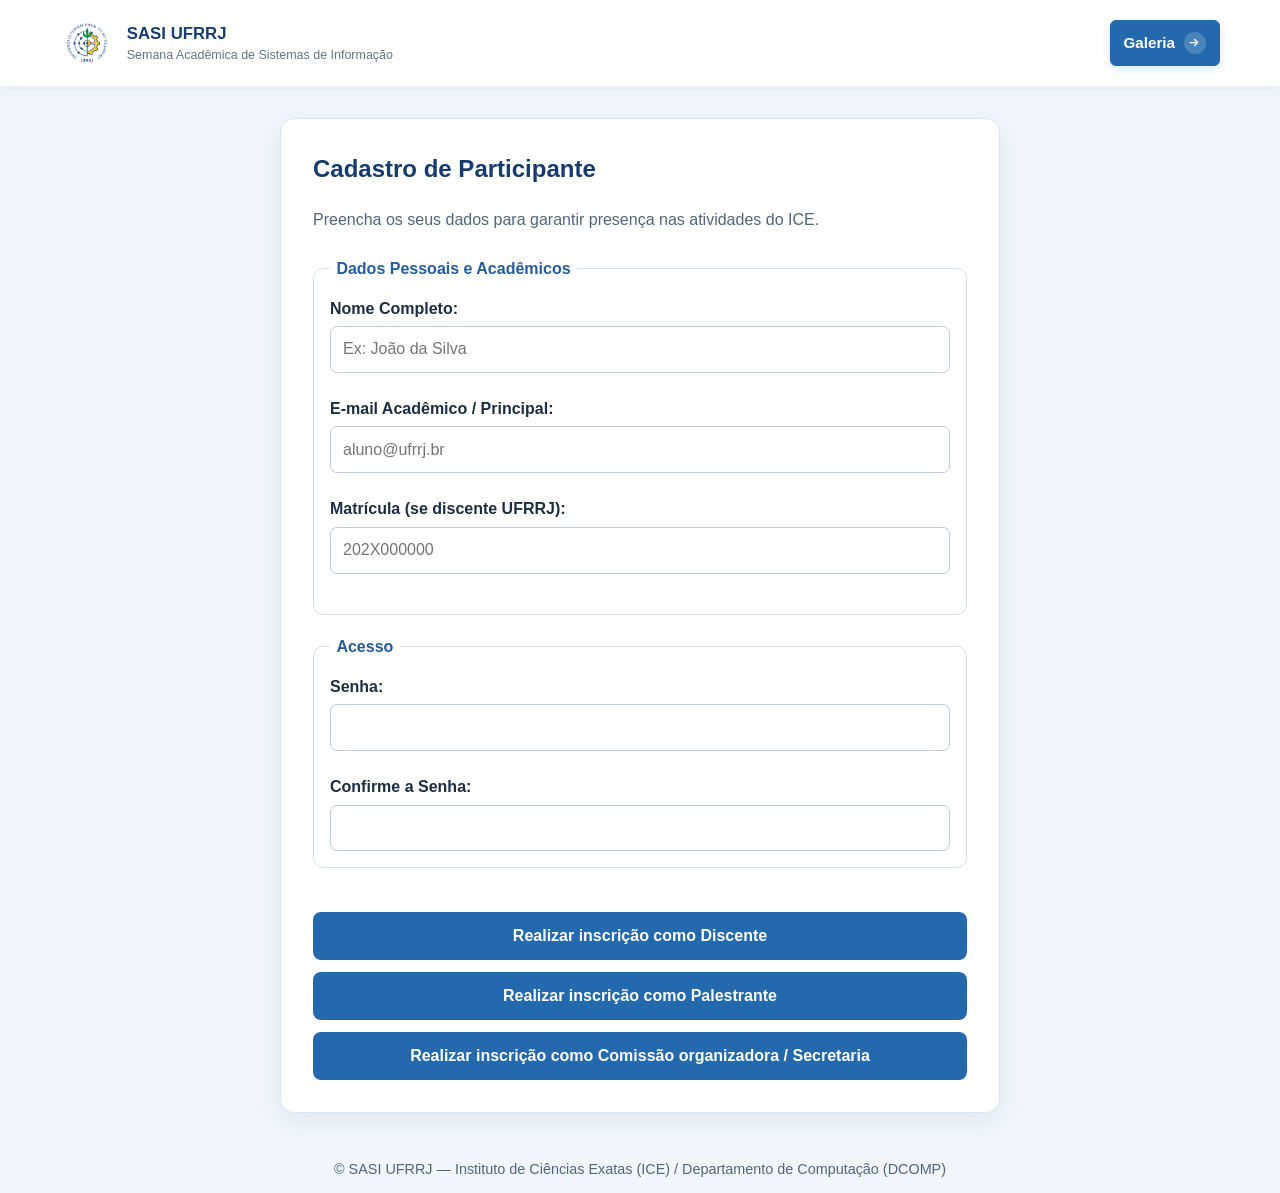
<file: index.html>
<!DOCTYPE html>
<html lang="pt-br">
	<head>
		<meta charset="UTF-8">
		<meta name="viewport" content="width=device-width, initial-scale=1.0">
		<title>SASI UFRRJ</title>
		<link rel="icon" type="image/png" href="imagens/rural_logo.png">
		<link rel="stylesheet" href="css/base.css">
		<link rel="stylesheet" href="css/telaLoguin.css">
	</head>
	<body>
		<header>
			<a class="brand" href="html/telaGaleria.html" aria-label="SASI UFRRJ — abrir galeria">
				<img class="logo" src="imagens/rural_logo.png" alt="">
				<span>
					<strong>SASI UFRRJ</strong>
					<small>Semana Acadêmica de Sistemas de Informação</small>
				</span>
			</a>
			<nav aria-label="Navegação principal">
				<a class="gallery-link" href="html/telaGaleria.html">
					Galeria
					<span aria-hidden="true">
						<svg viewBox="0 0 20 20" focusable="false">
							<path d="M4 10h10m-4-4 4 4-4 4"></path>
						</svg>
					</span>
				</a>
			</nav>
		</header>

		<main>
			<section>
				<h1>Cadastro de Participante</h1>
				<p>Preencha os seus dados para garantir presença nas atividades do ICE.</p>

				<form action="#" method="get">
					<fieldset>
						<legend>Dados Pessoais e Acadêmicos</legend>

						<label for="nome">Nome Completo:</label><br>
						<input type="text" id="nome" placeholder="Ex: João da Silva" required><br><br>

						<label for="email">E-mail Acadêmico / Principal:</label><br>
						<input type="email" id="email" placeholder="aluno@ufrrj.br" required><br><br>

						<label for="matricula">Matrícula (se discente UFRRJ):</label><br>
						<input type="text" id="matricula" placeholder="202X000000"><br><br>
					</fieldset>

					<fieldset>
						<legend>Acesso</legend>
						<label for="senha">Senha:</label><br>
						<input type="password" id="senha" required><br><br>

						<label for="confirma_senha">Confirme a Senha:</label><br>
						<input type="password" id="confirma_senha" required>
					</fieldset>

					<br>
					<div class="botoes-inscricao">
						<button type="submit" formaction="html/telaDiscente.html" formmethod="get">Realizar inscrição como Discente</button>
						<button type="submit" formaction="html/telaPalestrante.html" formmethod="get">Realizar inscrição como Palestrante</button>
						<button type="submit" formaction="html/telaOrganizacao.html" formmethod="get">Realizar inscrição como Comissão organizadora / Secretaria</button>
					</div>
				</form>
			</section>
		</main>

		<footer>
			<p>&copy; SASI UFRRJ — Instituto de Ciências Exatas (ICE) / Departamento de Computação (DCOMP)</p>
		</footer>
	</body>
</html>
</file>
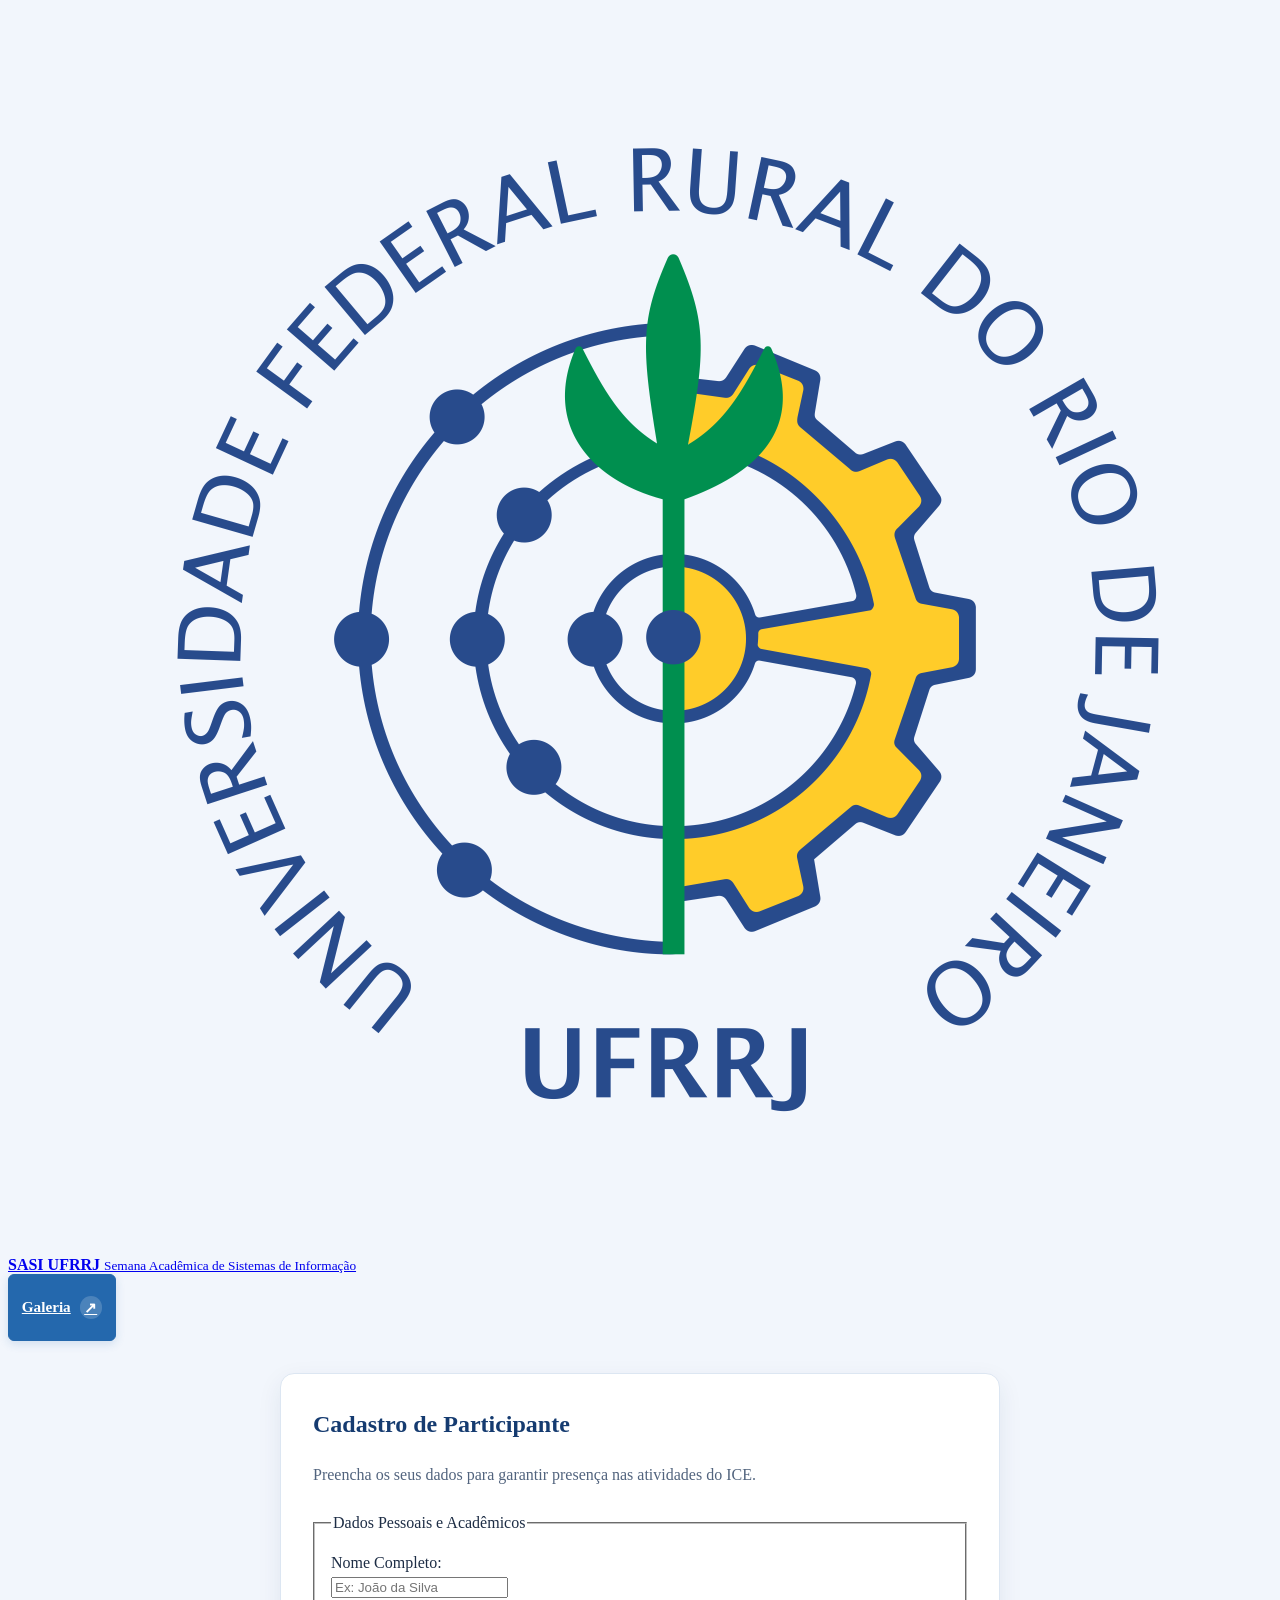
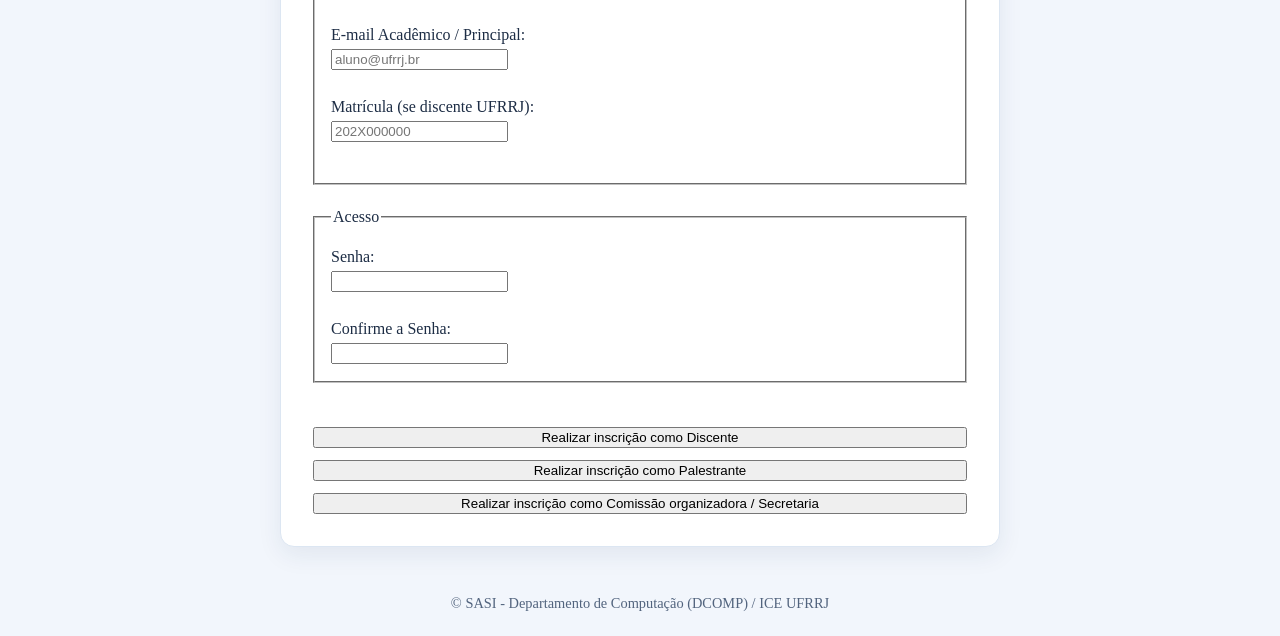
<file: telaLogin.html>
<!DOCTYPE html>
<html lang="pt-br">
<head>
    <meta charset="UTF-8">
    <meta name="viewport" content="width=device-width, initial-scale=1.0">
    <title>SASI UFRRJ</title>
    <link rel="stylesheet" href="../css/telaLoguin.css">
</head>
<body>
    <header>
      <a class="brand" href="telaGaleria.html" aria-label="SASI UFRRJ — abrir galeria">
        <img class="logo" src="../imagens/rural_logo.png" alt="">
        <span>
          <strong>SASI UFRRJ</strong>
          <small>Semana Acadêmica de Sistemas de Informação</small>
        </span>
      </a>
        <nav aria-label="Navegação principal">
          <a class="gallery-link" href="telaGaleria.html">
            Galeria
            <span aria-hidden="true">↗</span>
          </a>
      </nav>
    </header>

<main>
  <section>
    <h1>Cadastro de Participante</h1>
    <p>Preencha os seus dados para garantir presença nas atividades do ICE.</p>
    
    <form action="#" method="get">
      <fieldset>
        <legend>Dados Pessoais e Acadêmicos</legend>
        
        <label for="nome">Nome Completo:</label><br>
        <input type="text" id="nome" placeholder="Ex: João da Silva" required><br><br>

        <label for="email">E-mail Acadêmico / Principal:</label><br>
        <input type="email" id="email" placeholder="aluno@ufrrj.br" required><br><br>

        <label for="matricula">Matrícula (se discente UFRRJ):</label><br>
        <input type="text" id="matricula" placeholder="202X000000"><br><br>
      </fieldset>

      <fieldset>
        <legend>Acesso</legend>
        <label for="senha">Senha:</label><br>
        <input type="password" id="senha" required><br><br>
        
        <label for="confirma_senha">Confirme a Senha:</label><br>
        <input type="password" id="confirma_senha" required>
      </fieldset>

      <br>
      <div class="botoes-inscricao">
        <button type="submit" formaction="telaDiscente.html" formmethod="get">Realizar inscrição como Discente</button>
        <button type="submit" formaction="telaPalestrante.html" formmethod="get">Realizar inscrição como Palestrante</button>
        <button type="submit" formaction="telaOrganização.html" formmethod="get">Realizar inscrição como Comissão organizadora / Secretaria</button>
      </div>
    </form>
  </section>
</main>

<footer>
  <p>&copy; SASI - Departamento de Computação (DCOMP) / ICE UFRRJ</p>
</footer>
</body>
</html>
</file>
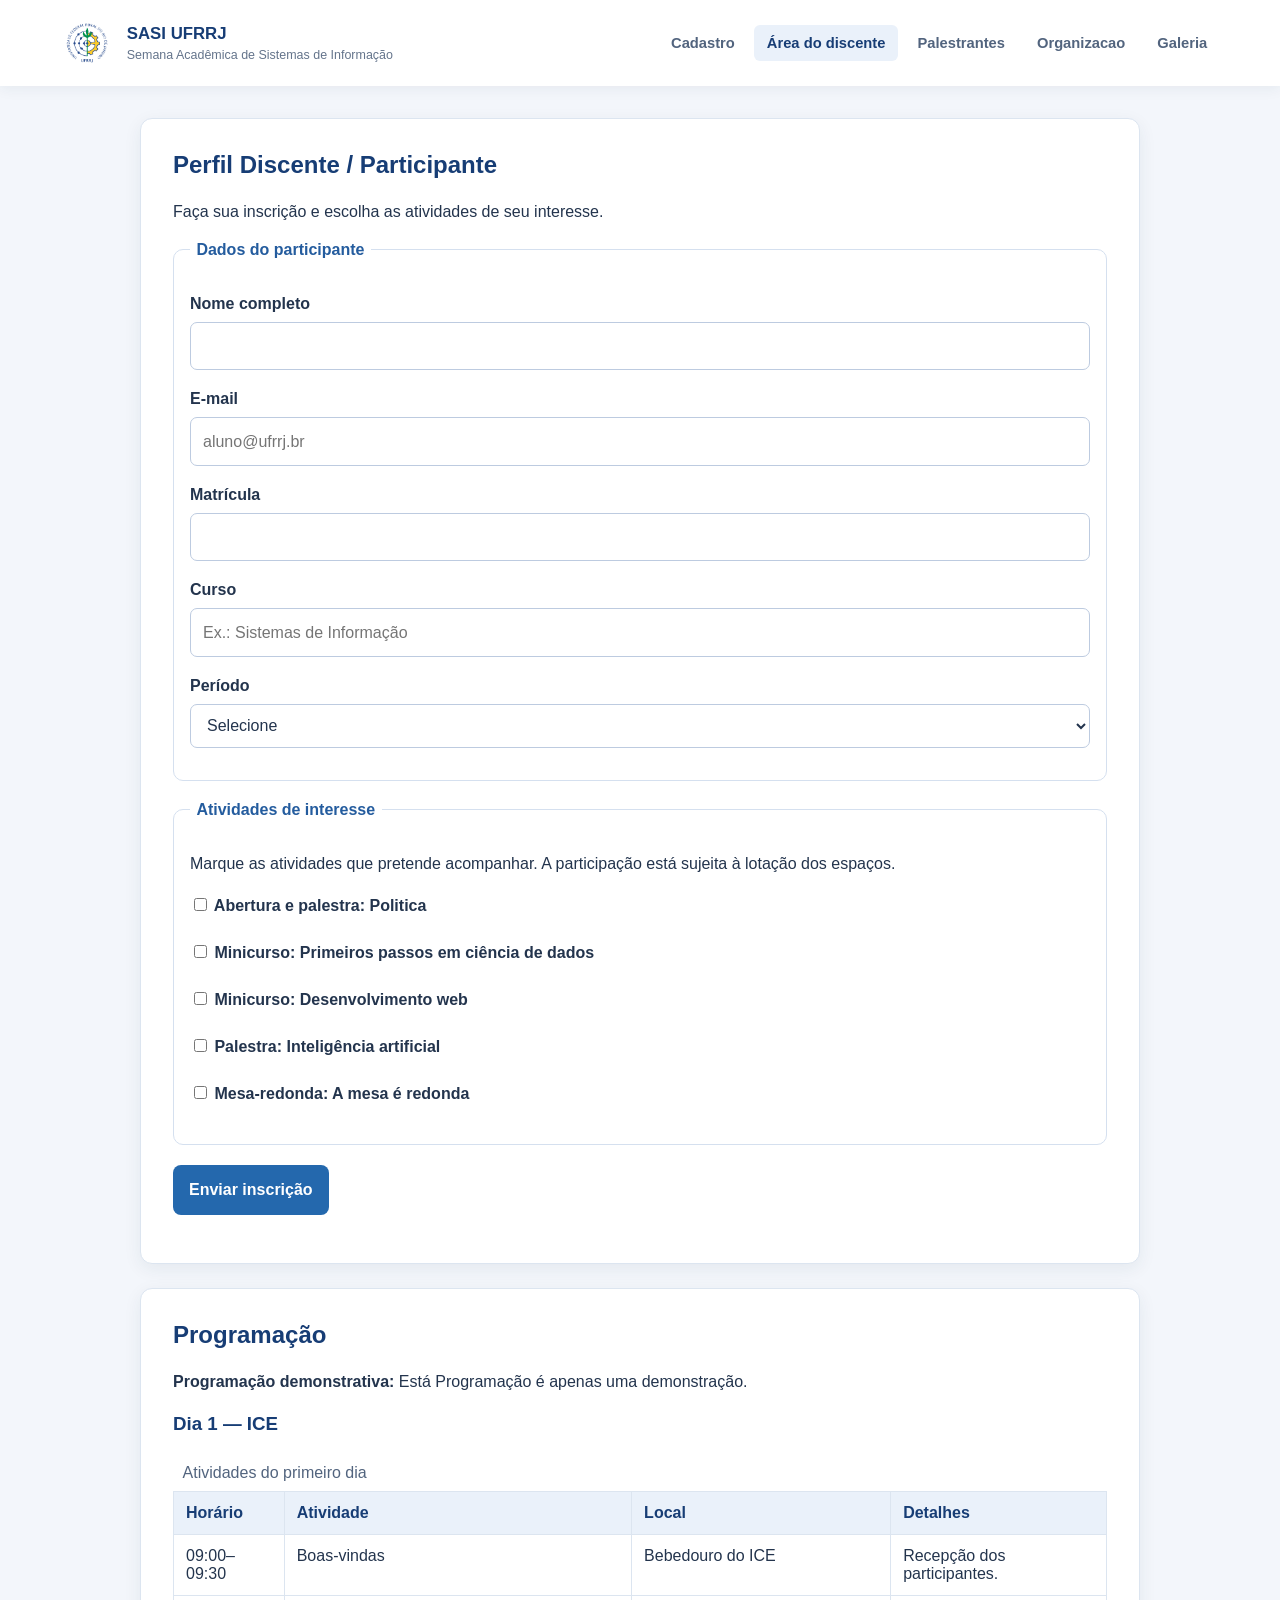
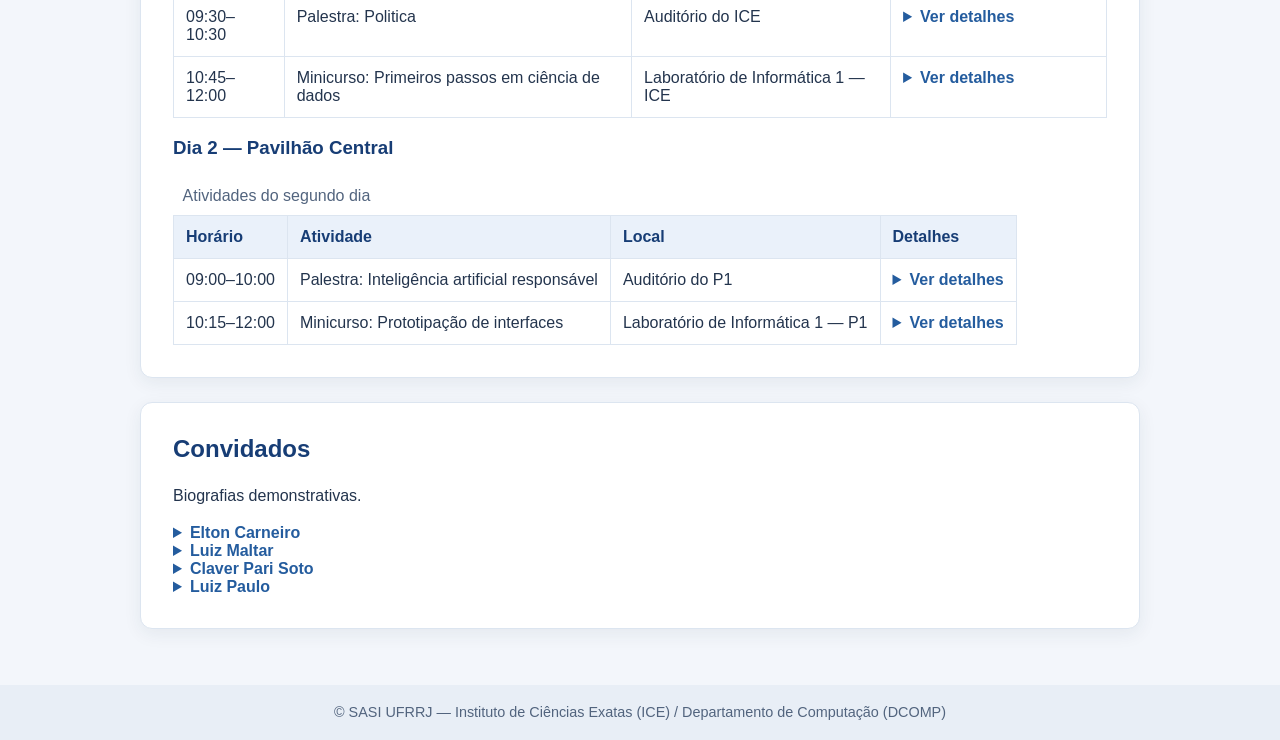
<file: html/telaDiscente.html>
<!DOCTYPE html>
<html lang="pt-br">
	<head>
		<meta charset="UTF-8">
		<meta name="viewport" content="width=device-width, initial-scale=1.0">
		<title>Área do Discente | SASI UFRRJ</title>
		<link rel="icon" type="image/png" href="../imagens/rural_logo.png">
		<link rel="stylesheet" href="../css/base.css">
		<link rel="stylesheet" href="../css/telaDiscente.css">
	</head>
	<body>
		<header>
			<a class="brand" href="telaGaleria.html" aria-label="SASI UFRRJ — abrir galeria">
				<img class="logo" src="../imagens/rural_logo.png" alt="">
				<span>
					<strong>SASI UFRRJ</strong>
					<small>Semana Acadêmica de Sistemas de Informação</small>
				</span>
			</a>
			<nav aria-label="Navegação principal">
				<a href="../index.html">Cadastro</a>
				<a class="active" href="telaDiscente.html" aria-current="page">Área do discente</a>
				<a href="telaPalestrante.html">Palestrantes</a>
				<a href="telaOrganizacao.html">Organizacao</a>
				<a href="telaGaleria.html">Galeria</a>
			</nav>
		</header>

		<main>
			<section id="inscricao">
				<h1>Perfil Discente / Participante</h1>
				<p>Faça sua inscrição e escolha as atividades de seu interesse.</p>

				<form action="#" method="post">
					<fieldset>
						<legend>Dados do participante</legend>

						<p>
							<label for="nome">Nome completo</label><br>
							<input type="text" id="nome" name="nome" autocomplete="name" required>
						</p>
						<p>
							<label for="email">E-mail</label><br>
							<input type="email" id="email" name="email" autocomplete="email" placeholder="aluno@ufrrj.br" required>
						</p>
						<p>
							<label for="matricula">Matrícula</label><br>
							<input type="text" id="matricula" name="matricula" autocomplete="off" required>
						</p>
						<p>
							<label for="curso">Curso</label><br>
							<input type="text" id="curso" name="curso" placeholder="Ex.: Sistemas de Informação" required>
						</p>
						<p>
							<label for="periodo">Período</label><br>
							<select id="periodo" name="periodo" required>
								<option value="">Selecione</option>
								<option>1º período</option>
								<option>2º período</option>
								<option>3º período</option>
								<option>4º período</option>
								<option>5º período</option>
								<option>6º período</option>
								<option>7º período</option>
								<option>8º período</option>
								<option>9º período</option>
								<option>10º período</option>
								<option>Outro</option>
							</select>
						</p>
					</fieldset>

					<fieldset>
						<legend>Atividades de interesse</legend>
						<p>Marque as atividades que pretende acompanhar. A participação está sujeita à lotação dos espaços.</p>
						<p><label><input type="checkbox" name="atividades" value="abertura"> Abertura e palestra: Politica</label></p>
						<p><label><input type="checkbox" name="atividades" value="dados"> Minicurso: Primeiros passos em ciência de dados</label></p>
						<p><label><input type="checkbox" name="atividades" value="web"> Minicurso: Desenvolvimento web</label></p>
						<p><label><input type="checkbox" name="atividades" value="ia"> Palestra: Inteligência artificial</label></p>
						<p><label><input type="checkbox" name="atividades" value="carreira"> Mesa-redonda: A mesa é redonda</label></p>
					</fieldset>

					<p><button type="submit">Enviar inscrição</button></p>
				</form>
			</section>

			<section id="programacao">
				<h2>Programação</h2>
				<p><strong>Programação demonstrativa:</strong> Está Programação é apenas uma demonstração.</p>

				<h3>Dia 1 — ICE</h3>
				<table>
					<caption>Atividades do primeiro dia</caption>
					<thead>
						<tr>
							<th scope="col">Horário</th>
							<th scope="col">Atividade</th>
							<th scope="col">Local</th>
							<th scope="col">Detalhes</th>
						</tr>
					</thead>
					<tbody>
						<tr>
							<td>09:00–09:30</td>
							<td>Boas-vindas</td>
							<td>Bebedouro do ICE</td>
							<td>Recepção dos participantes.</td>
						</tr>
						<tr>
							<td>09:30–10:30</td>
							<td>Palestra: Politica</td>
							<td>Auditório do ICE</td>
							<td><details><summary>Ver detalhes</summary><p>Uma conversa sobre impactos sociais da politica no Brasil Participação de Luiz Paulo.</p></details></td>
						</tr>
						<tr>
							<td>10:45–12:00</td>
							<td>Minicurso: Primeiros passos em ciência de dados</td>
							<td>Laboratório de Informática 1 — ICE</td>
							<td><details><summary>Ver detalhes</summary><p>Introdução a ciência de dados. Participação de Luiz Maltar.</p></details></td>
						</tr>
					</tbody>
				</table>

				<h3>Dia 2 — Pavilhão Central</h3>
				<table>
					<caption>Atividades do segundo dia</caption>
					<thead>
						<tr>
							<th scope="col">Horário</th>
							<th scope="col">Atividade</th>
							<th scope="col">Local</th>
							<th scope="col">Detalhes</th>
						</tr>
					</thead>
					<tbody>
						<tr>
							<td>09:00–10:00</td>
							<td>Palestra: Inteligência artificial responsável</td>
							<td>Auditório do P1</td>
							<td><details><summary>Ver detalhes</summary><p>Princípios de transparência, privacidade e responsabilidade no desenvolvimento de soluções com inteligência artificial. Participação de Claver Pari Soto.</p></details></td>
						</tr>
						<tr>
							<td>10:15–12:00</td>
							<td>Minicurso: Prototipação de interfaces</td>
							<td>Laboratório de Informática 1 — P1</td>
							<td><details><summary>Ver detalhes</summary><p>Aprenda a criar seu primeiro site. Participação de Elton Carneiro.</p></details></td>
						</tr>
					</tbody>
				</table>
			</section>

			<section id="convidados">
				<h2>Convidados</h2>
				<p>Biografias demonstrativas.</p>
				<details>
					<summary>Elton Carneiro</summary>
					<p>Especialista em Telas.</p>
				</details>
				<details>
					<summary>Luiz Maltar</summary>
					<p>Especialista em Assembly.</p>
				</details>
				<details>
					<summary>Claver Pari Soto</summary>
					<p>Especialista em Inteligência Artificial.</p>
				</details>
				<details>
					<summary>Luiz Paulo</summary>
					<p>Especialista em Web Design.</p>
				</details>
			</section>
		</main>

		<footer>
			<p>&copy; SASI UFRRJ — Instituto de Ciências Exatas (ICE) / Departamento de Computação (DCOMP)</p>
		</footer>
	</body>
</html>
</file>
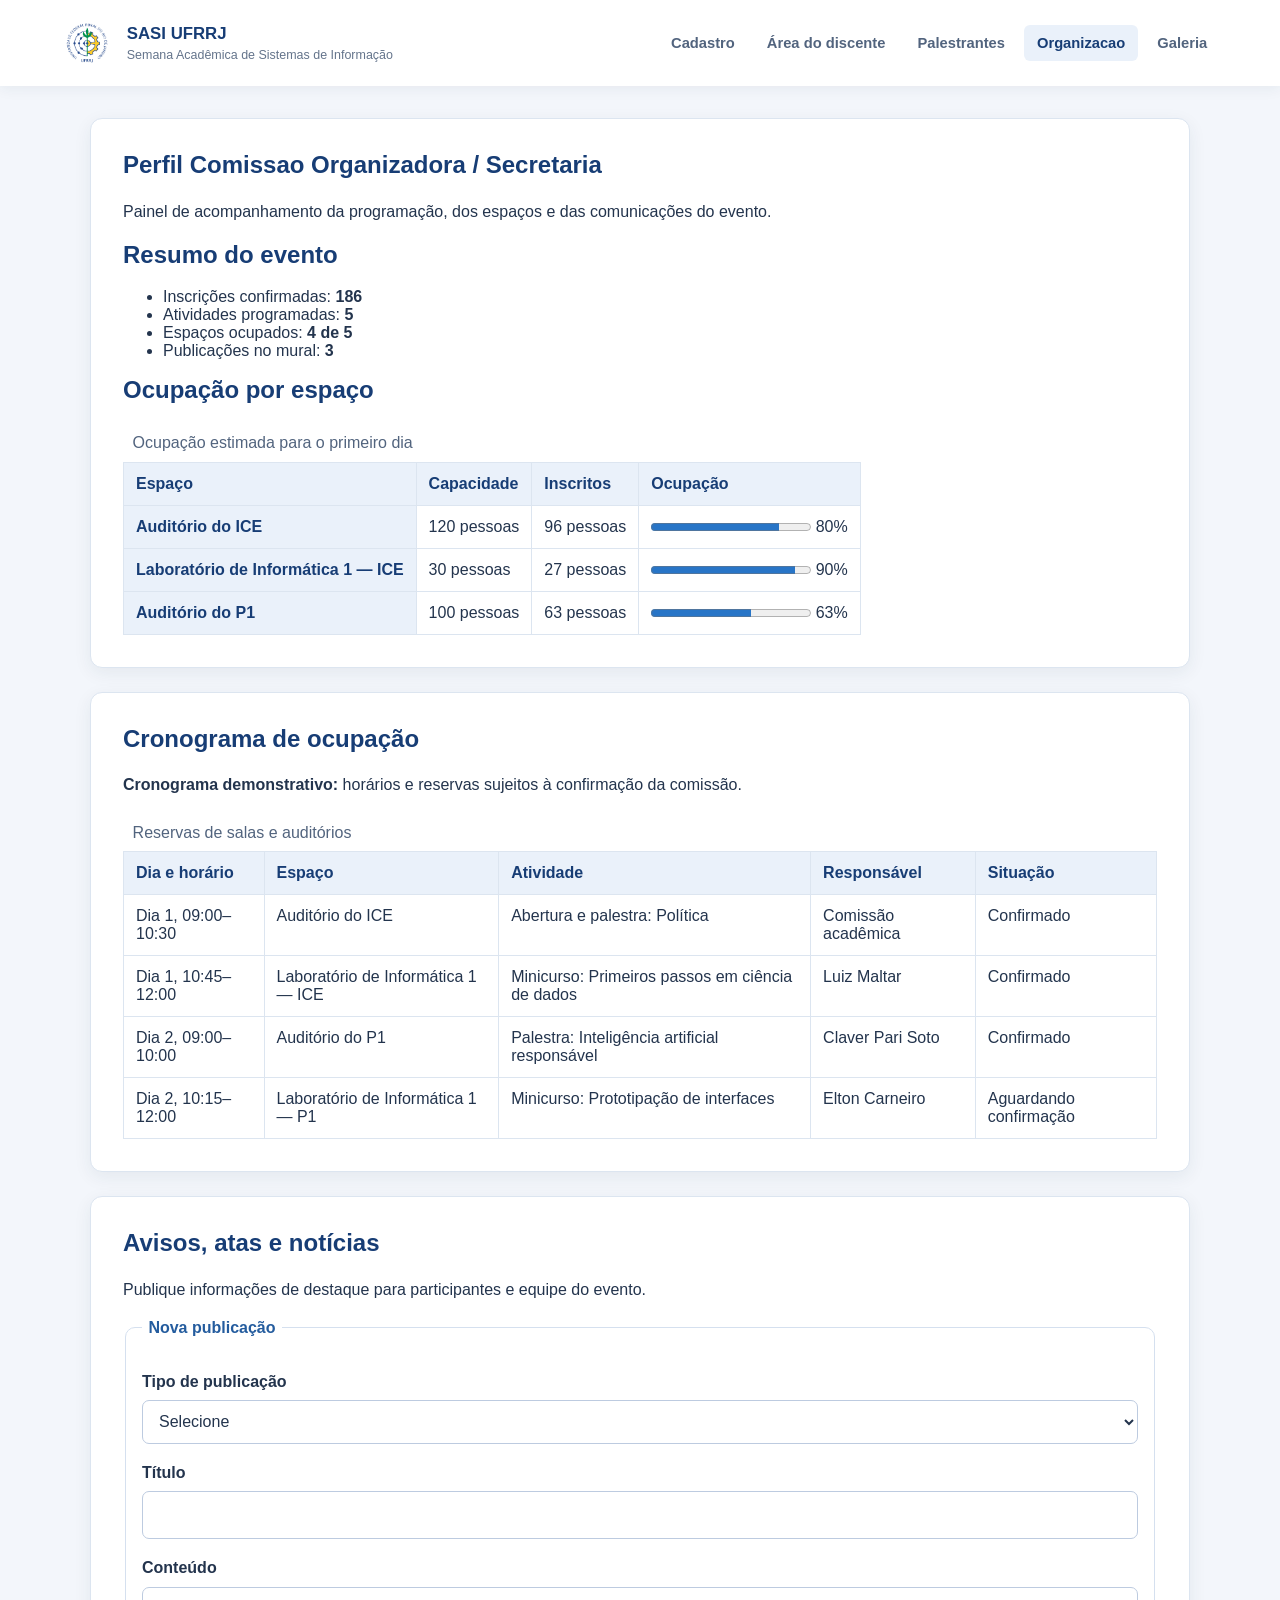
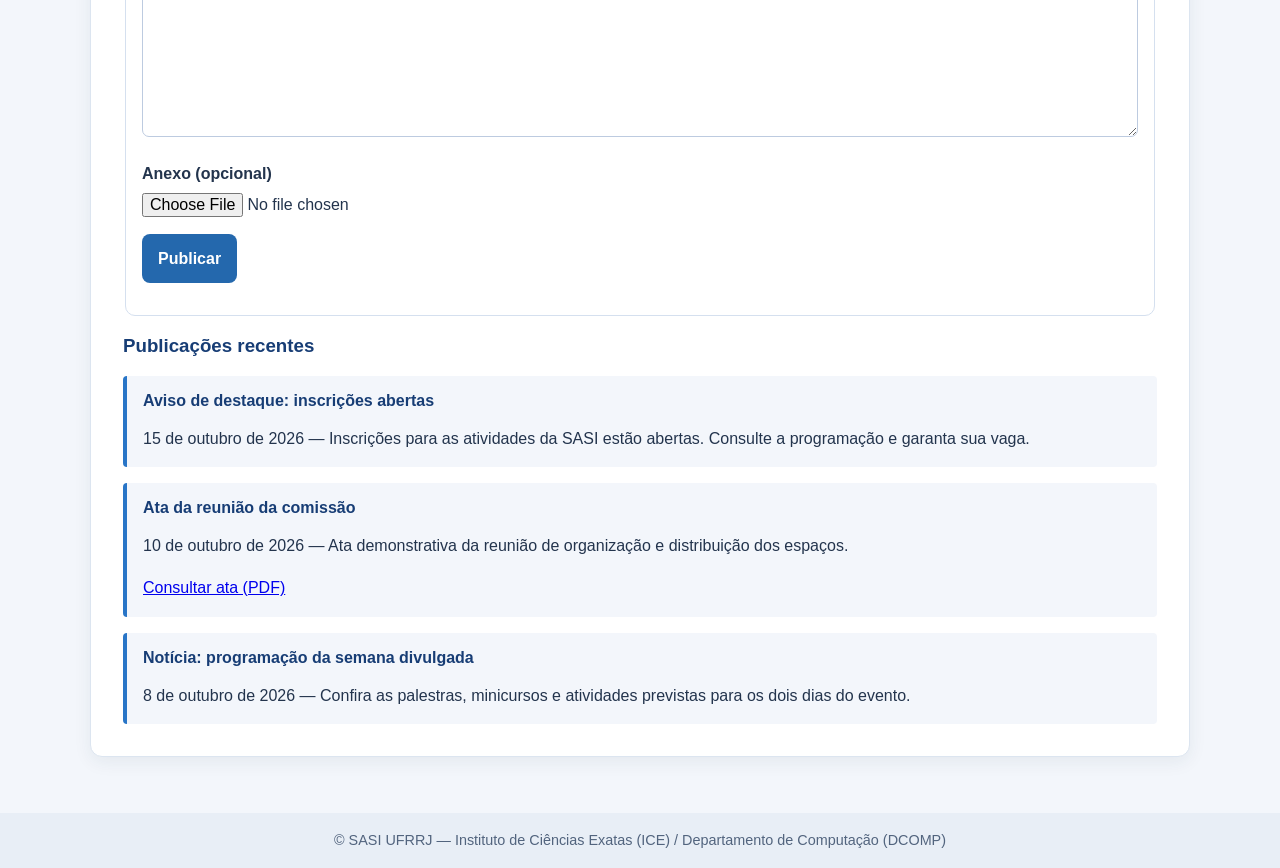
<file: html/telaOrganizacao.html>
<!DOCTYPE html>
<html lang="pt-br">
	<head>
		<meta charset="UTF-8">
		<meta name="viewport" content="width=device-width, initial-scale=1.0">
		<title>Painel da Organizacao | SASI UFRRJ</title>
		<link rel="icon" type="image/png" href="../imagens/rural_logo.png">
		<link rel="stylesheet" href="../css/base.css">
		<link rel="stylesheet" href="../css/telaOrganizacao.css">
	</head>
	<body>
		<header>
			<a class="brand" href="telaGaleria.html" aria-label="SASI UFRRJ — abrir galeria">
				<img class="logo" src="../imagens/rural_logo.png" alt="">
				<span>
					<strong>SASI UFRRJ</strong>
					<small>Semana Acadêmica de Sistemas de Informação</small>
				</span>
			</a>
			<nav aria-label="Navegação principal">
				<a href="../index.html">Cadastro</a>
				<a href="telaDiscente.html">Área do discente</a>
				<a href="telaPalestrante.html">Palestrantes</a>
				<a class="active" href="telaOrganizacao.html" aria-current="page">Organizacao</a>
				<a href="telaGaleria.html">Galeria</a>
			</nav>
		</header>

		<main>
			<section id="relatorios">
				<h1>Perfil Comissao Organizadora / Secretaria</h1>
				<p>Painel de acompanhamento da programação, dos espaços e das comunicações do evento.</p>

				<h2>Resumo do evento</h2>
				<ul>
					<li>Inscrições confirmadas: <strong>186</strong></li>
					<li>Atividades programadas: <strong>5</strong></li>
					<li>Espaços ocupados: <strong>4 de 5</strong></li>
					<li>Publicações no mural: <strong>3</strong></li>
				</ul>

				<h2>Ocupação por espaço</h2>
				<table>
					<caption>Ocupação estimada para o primeiro dia</caption>
					<thead>
						<tr>
							<th scope="col">Espaço</th>
							<th scope="col">Capacidade</th>
							<th scope="col">Inscritos</th>
							<th scope="col">Ocupação</th>
						</tr>
					</thead>
					<tbody>
						<tr>
							<th scope="row">Auditório do ICE</th>
							<td>120 pessoas</td>
							<td>96 pessoas</td>
							<td><progress value="80" max="100">80%</progress> 80%</td>
						</tr>
						<tr>
							<th scope="row">Laboratório de Informática 1 — ICE</th>
							<td>30 pessoas</td>
							<td>27 pessoas</td>
							<td><progress value="90" max="100">90%</progress> 90%</td>
						</tr>
						<tr>
							<th scope="row">Auditório do P1</th>
							<td>100 pessoas</td>
							<td>63 pessoas</td>
							<td><progress value="63" max="100">63%</progress> 63%</td>
						</tr>
					</tbody>
				</table>
			</section>

			<section id="ocupacao">
				<h2>Cronograma de ocupação</h2>
				<p><strong>Cronograma demonstrativo:</strong> horários e reservas sujeitos à confirmação da comissão.</p>
				<table>
					<caption>Reservas de salas e auditórios</caption>
					<thead>
						<tr>
							<th scope="col">Dia e horário</th>
							<th scope="col">Espaço</th>
							<th scope="col">Atividade</th>
							<th scope="col">Responsável</th>
							<th scope="col">Situação</th>
						</tr>
					</thead>
					<tbody>
						<tr>
							<td>Dia 1, 09:00–10:30</td>
							<td>Auditório do ICE</td>
							<td>Abertura e palestra: Política</td>
							<td>Comissão acadêmica</td>
							<td>Confirmado</td>
						</tr>
						<tr>
							<td>Dia 1, 10:45–12:00</td>
							<td>Laboratório de Informática 1 — ICE</td>
							<td>Minicurso: Primeiros passos em ciência de dados</td>
							<td>Luiz Maltar</td>
							<td>Confirmado</td>
						</tr>
						<tr>
							<td>Dia 2, 09:00–10:00</td>
							<td>Auditório do P1</td>
							<td>Palestra: Inteligência artificial responsável</td>
							<td>Claver Pari Soto</td>
							<td>Confirmado</td>
						</tr>
						<tr>
							<td>Dia 2, 10:15–12:00</td>
							<td>Laboratório de Informática 1 — P1</td>
							<td>Minicurso: Prototipação de interfaces</td>
							<td>Elton Carneiro</td>
							<td>Aguardando confirmação</td>
						</tr>
					</tbody>
				</table>
			</section>

			<section id="publicacoes">
				<h2>Avisos, atas e notícias</h2>
				<p>Publique informações de destaque para participantes e equipe do evento.</p>

				<form action="#" method="post" enctype="multipart/form-data">
					<fieldset>
						<legend>Nova publicação</legend>
						<p>
							<label for="tipo_publicacao">Tipo de publicação</label><br>
							<select id="tipo_publicacao" name="tipo_publicacao" required>
								<option value="">Selecione</option>
								<option value="aviso">Aviso de destaque</option>
								<option value="ata">Ata</option>
								<option value="noticia">Notícia do evento</option>
							</select>
						</p>
						<p>
							<label for="titulo_publicacao">Título</label><br>
							<input type="text" id="titulo_publicacao" name="titulo" maxlength="120" required>
						</p>
						<p>
							<label for="conteudo_publicacao">Conteúdo</label><br>
							<textarea id="conteudo_publicacao" name="conteudo" rows="5" required></textarea>
						</p>
						<p>
							<label for="anexo_publicacao">Anexo (opcional)</label><br>
							<input type="file" id="anexo_publicacao" name="anexo" accept=".pdf,.doc,.docx,.jpg,.png">
						</p>
						<p><button type="submit">Publicar</button></p>
					</fieldset>
				</form>

				<h3>Publicações recentes</h3>
				<article>
					<h4>Aviso de destaque: inscrições abertas</h4>
					<p><time datetime="2026-10-15">15 de outubro de 2026</time> — Inscrições para as atividades da SASI estão abertas. Consulte a programação e garanta sua vaga.</p>
				</article>
				<article>
					<h4>Ata da reunião da comissão</h4>
					<p><time datetime="2026-10-10">10 de outubro de 2026</time> — Ata demonstrativa da reunião de organização e distribuição dos espaços.</p>
					<p><a href="#publicacoes">Consultar ata (PDF)</a></p>
				</article>
				<article>
					<h4>Notícia: programação da semana divulgada</h4>
					<p><time datetime="2026-10-08">8 de outubro de 2026</time> — Confira as palestras, minicursos e atividades previstas para os dois dias do evento.</p>
				</article>
			</section>
		</main>

		<footer>
			<p>&copy; SASI UFRRJ — Instituto de Ciências Exatas (ICE) / Departamento de Computação (DCOMP)</p>
		</footer>
	</body>
</html>
</file>
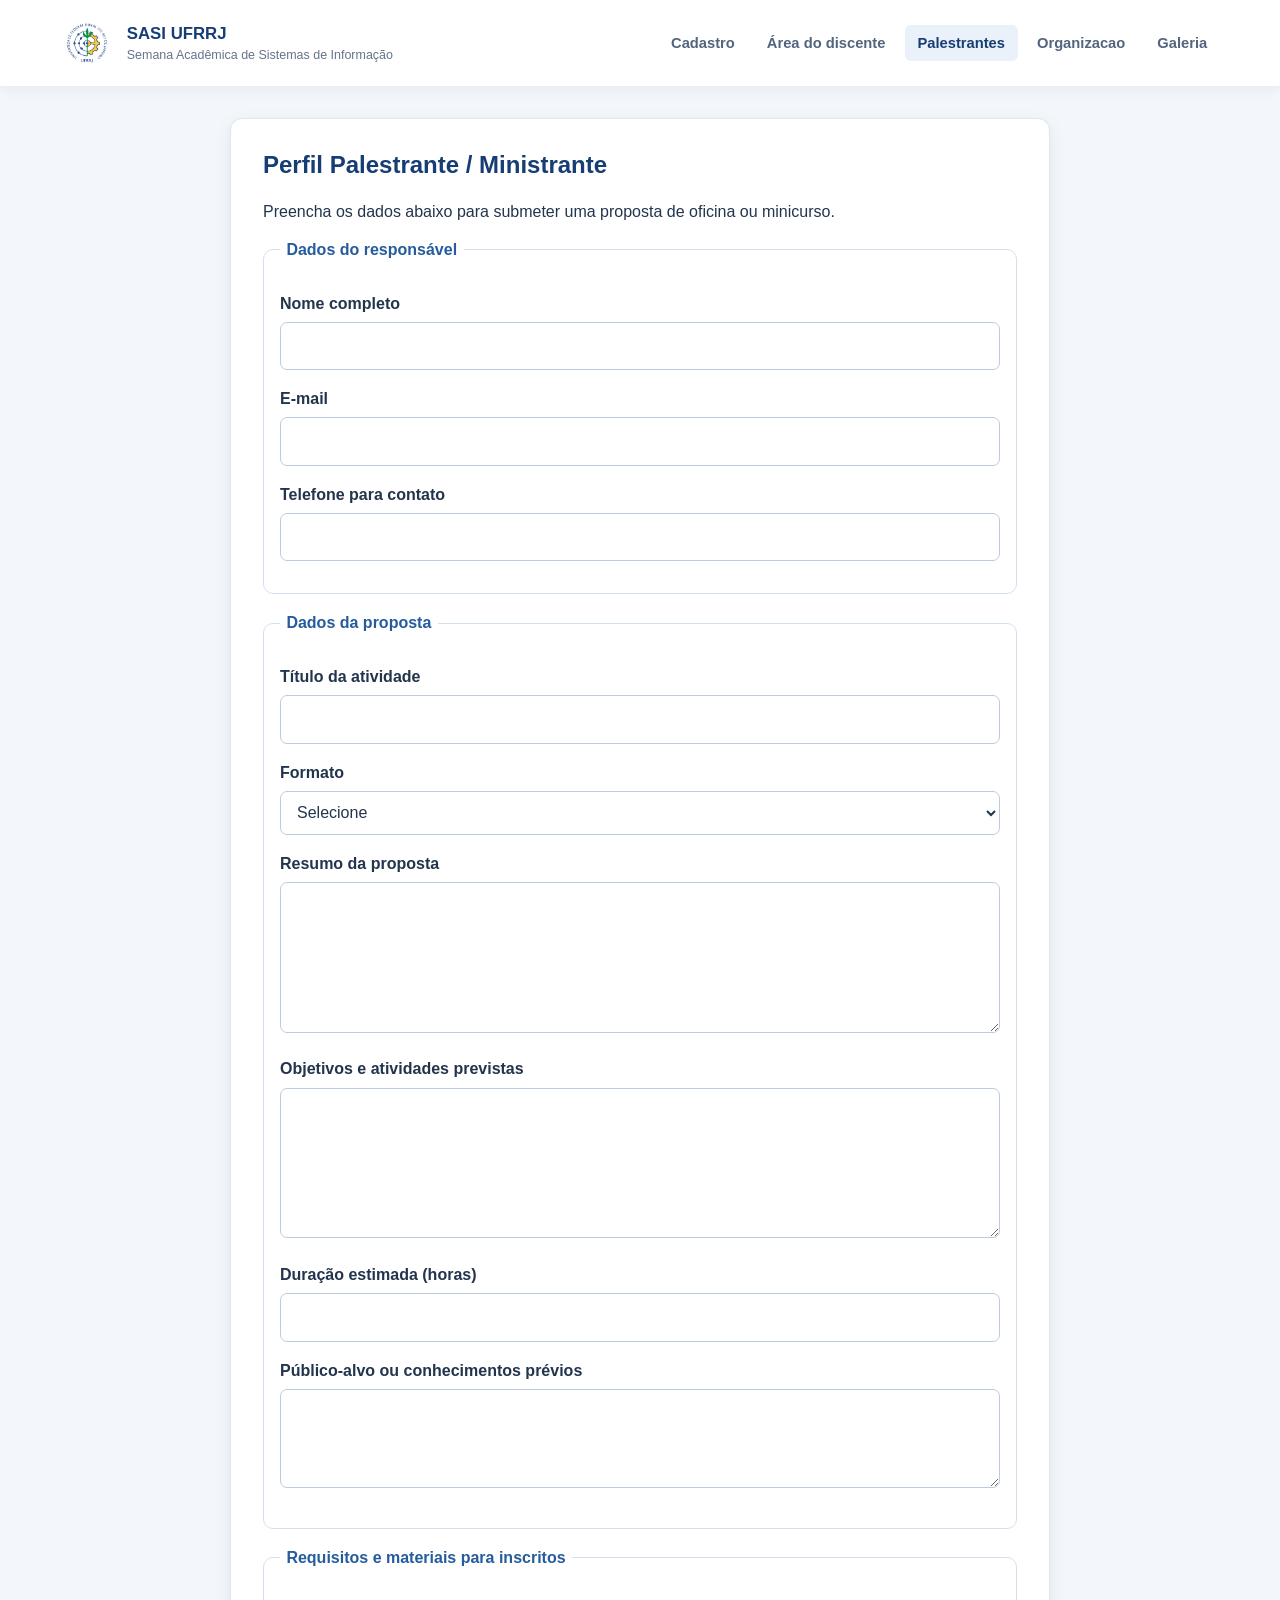
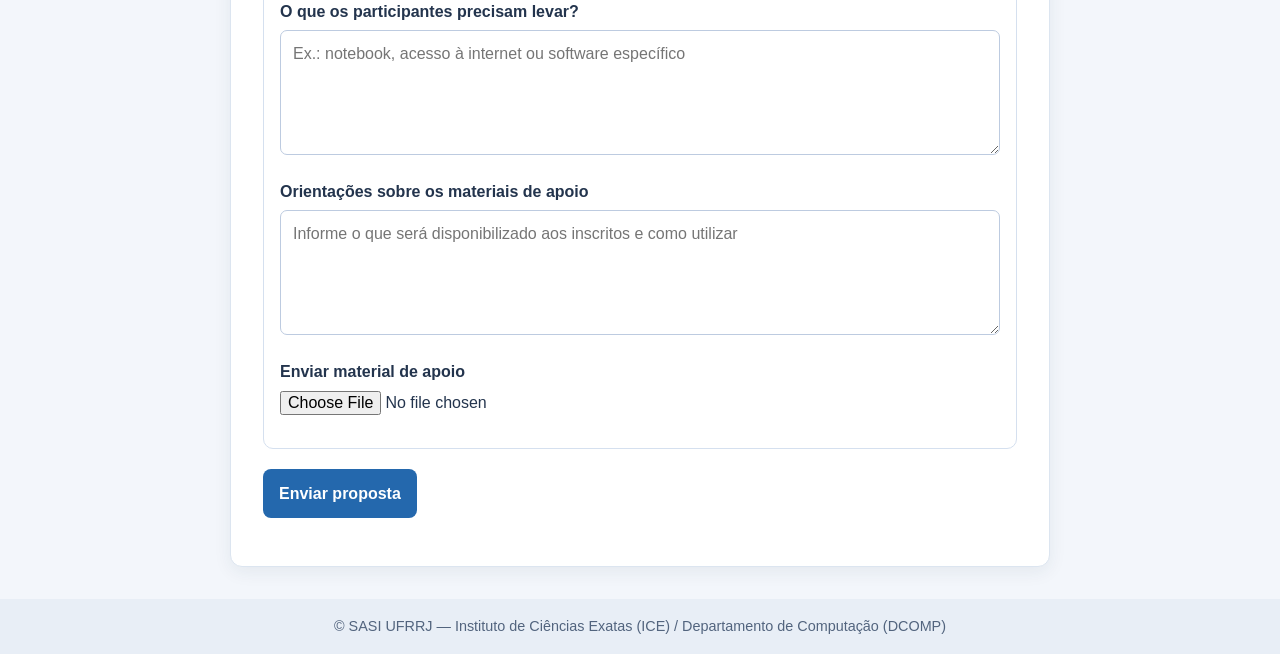
<file: html/telaPalestrante.html>
<!DOCTYPE html>
<html lang="pt-br">
	<head>
		<meta charset="UTF-8">
		<meta name="viewport" content="width=device-width, initial-scale=1.0">
		<title>Área do Palestrante / SASI UFRRJ</title>
		<link rel="icon" type="image/png" href="../imagens/rural_logo.png">
		<link rel="stylesheet" href="../css/base.css">
		<link rel="stylesheet" href="../css/telaPalestrante.css">
	</head>
	<body>
		<header>
			<a class="brand" href="telaGaleria.html" aria-label="SASI UFRRJ — abrir galeria">
				<img class="logo" src="../imagens/rural_logo.png" alt="">
				<span>
					<strong>SASI UFRRJ</strong>
					<small>Semana Acadêmica de Sistemas de Informação</small>
				</span>
			</a>
			<nav aria-label="Navegação principal">
				<a href="../index.html">Cadastro</a>
				<a href="telaDiscente.html">Área do discente</a>
				<a class="active" href="telaPalestrante.html" aria-current="page">Palestrantes</a>
				<a href="telaOrganizacao.html">Organizacao</a>
				<a href="telaGaleria.html">Galeria</a>
			</nav>
		</header>

		<main>
			<section id="proposta">
				<h1>Perfil Palestrante / Ministrante</h1>
				<p>Preencha os dados abaixo para submeter uma proposta de oficina ou minicurso.</p>

				<form action="#" method="post" enctype="multipart/form-data">
					<fieldset>
						<legend>Dados do responsável</legend>
						<p>
							<label for="nome">Nome completo</label><br>
							<input type="text" id="nome" name="nome" autocomplete="name" required>
						</p>
						<p>
							<label for="email">E-mail</label><br>
							<input type="email" id="email" name="email" autocomplete="email" required>
						</p>
						<p>
							<label for="contato">Telefone para contato</label><br>
							<input type="tel" id="contato" name="contato" autocomplete="tel">
						</p>
					</fieldset>

					<fieldset>
						<legend>Dados da proposta</legend>
						<p>
							<label for="titulo">Título da atividade</label><br>
							<input type="text" id="titulo" name="titulo" maxlength="120" required>
						</p>
						<p>
							<label for="tipo">Formato</label><br>
							<select id="tipo" name="tipo" required>
								<option value="">Selecione</option>
								<option value="oficina">Oficina</option>
								<option value="minicurso">Minicurso</option>
							</select>
						</p>
						<p>
							<label for="resumo">Resumo da proposta</label><br>
							<textarea id="resumo" name="resumo" rows="5" required></textarea>
						</p>
						<p>
							<label for="objetivos">Objetivos e atividades previstas</label><br>
							<textarea id="objetivos" name="objetivos" rows="5" required></textarea>
						</p>
						<p>
							<label for="duracao">Duração estimada (horas)</label><br>
							<input type="number" id="duracao" name="duracao" min="1" max="12" required>
						</p>
						<p>
							<label for="publico">Público-alvo ou conhecimentos prévios</label><br>
							<textarea id="publico" name="publico" rows="3"></textarea>
						</p>
					</fieldset>

					<fieldset id="recursos">
						<legend>Requisitos e materiais para inscritos</legend>
						<p>
							<label for="requisitos">O que os participantes precisam levar?</label><br>
							<textarea id="requisitos" name="requisitos" rows="4" placeholder="Ex.: notebook, acesso à internet ou software específico"></textarea>
						</p>
						<p>
							<label for="materiais">Orientações sobre os materiais de apoio</label><br>
							<textarea id="materiais" name="materiais" rows="4" placeholder="Informe o que será disponibilizado aos inscritos e como utilizar"></textarea>
						</p>
						<p>
							<label for="arquivo_material">Enviar material de apoio</label><br>
							<input type="file" id="arquivo_material" name="arquivo_material" accept=".pdf,.ppt,.pptx,.doc,.docx,.zip">
						</p>
					</fieldset>

					<p><button type="submit">Enviar proposta</button></p>
				</form>
			</section>
		</main>

		<footer>
			<p>&copy; SASI UFRRJ — Instituto de Ciências Exatas (ICE) / Departamento de Computação (DCOMP)</p>
		</footer>
	</body>
</html>
</file>
<file: css/base.css>
:root {
	color: #23344d;
	background: #f3f6fb;
	font-family: Arial, Helvetica, sans-serif;
}

* {
	box-sizing: border-box;
}

body {
	min-height: 100vh;
	margin: 0;
	display: flex;
	flex-direction: column;
}

header {
	display: flex;
	align-items: center;
	justify-content: space-between;
	gap: 1.5rem;
	padding: 1rem max(1.5rem, calc((100% - 1160px) / 2));
	background: #fff;
	color: #23344d;
	text-align: left;
	box-shadow: 0 2px 14px rgb(35 52 77 / 7%);
}

.brand {
	display: inline-flex;
	align-items: center;
	gap: 0.8rem;
	color: #173d75;
	text-decoration: none;
}

.logo {
	display: block;
	width: 54px;
	height: 54px;
	border-radius: 50%;
	background: #fff;
	object-fit: contain;
}

.brand strong,
.brand small {
	display: block;
}

.brand strong {
	font-size: 1.05rem;
}

.brand small {
	margin-top: 0.25rem;
	color: #64748b;
	font-size: 0.78rem;
}

nav {
	display: flex;
	align-items: center;
	justify-content: flex-end;
	flex-wrap: wrap;
	gap: 0.4rem;
}

nav a {
	padding: 0.65rem 0.8rem;
	border-radius: 6px;
	color: #52647e;
	font-size: 0.92rem;
	font-weight: 700;
	text-decoration: none;
}

nav a:hover,
nav a:focus-visible {
	background: #edf4fc;
	color: #173d75;
}

nav a.active {
	background: #eaf1fa;
	color: #173d75;
}

legend {
	padding: 0 0.4rem;
	color: #245c9e;
	font-weight: 700;
}

fieldset {
	min-width: 0;
	border: 1px solid #d5e0ef;
	border-radius: 10px;
}

label {
	display: inline-block;
	margin-bottom: 0.35rem;
	font-weight: 600;
}

input:not([type="checkbox"]):not([type="file"]),
select,
textarea {
	width: 100%;
	min-height: 44px;
	padding: 0.65rem 0.75rem;
	border: 1px solid #bdcbe0;
	border-radius: 7px;
	background: #fff;
	color: inherit;
	font: inherit;
}

input[type="file"] {
	max-width: 100%;
	font: inherit;
}

textarea {
	resize: vertical;
}

input[type="checkbox"] {
	accent-color: #2468ad;
}

input:focus,
select:focus,
textarea:focus {
	border-color: #2875c7;
	outline: 3px solid rgb(40 117 199 / 18%);
}

button {
	min-height: 48px;
	padding: 0.75rem 1rem;
	border: 0;
	border-radius: 8px;
	background: #2468ad;
	color: #fff;
	font: inherit;
	font-weight: 700;
	cursor: pointer;
	transition: background-color 150ms ease, transform 150ms ease;
}

button:hover {
	background: #194f89;
}

button:focus-visible {
	outline: 3px solid #91b9e8;
	outline-offset: 3px;
}

@media (max-width: 480px) {
	nav {
		gap: 0.1rem;
	}

	nav a {
		padding: 0.55rem;
		font-size: 0.82rem;
	}

	.brand small {
		max-width: 240px;
		font-size: 0.72rem;
	}
}
</file>
<file: css/telaLoguin.css>
/* Preferências e componentes específicos do cadastro. */
:root {
	color-scheme: light;
	color: #1d2d45;
	background: #f2f6fc;
}

header nav a.gallery-link {
	display: inline-flex;
	align-items: center;
	justify-content: center;
	gap: 0.55rem;
	min-height: 44px;
	padding: 0.65rem 0.8rem;
	border: 1px solid #2468ad;
	border-radius: 6px;
	background: #2468ad;
	box-shadow: 0 3px 10px rgb(36 104 173 / 16%);
	color: #fff;
	font-size: 0.95rem;
	font-weight: 700;
	transition: transform 150ms ease, box-shadow 150ms ease, background-color 150ms ease;
}

header nav a.gallery-link:hover {
	transform: translateY(-2px);
	background: #194f89;
	box-shadow: 0 5px 14px rgb(36 104 173 / 24%);
	color: #fff;
	text-decoration: none;
}

header nav a.gallery-link:focus-visible {
	outline: 3px solid #91b9e8;
	outline-offset: 3px;
}

header nav a.gallery-link span {
	display: inline-grid;
	width: 1.4rem;
	height: 1.4rem;
	place-items: center;
	border-radius: 50%;
	background: rgb(255 255 255 / 18%);
	line-height: 1;
}

header nav a.gallery-link svg {
	width: 0.95rem;
	height: 0.95rem;
	fill: none;
	stroke: currentColor;
	stroke-width: 1.8;
	stroke-linecap: round;
	stroke-linejoin: round;
}

/* Conteúdo principal e componentes da tela. */
main {
	width: min(100% - 2rem, 720px);
	margin: 2rem auto;
	flex: 1;
}

section {
	padding: clamp(1.25rem, 4vw, 2rem);
	border: 1px solid #dce6f2;
	border-radius: 14px;
	background: #fff;
	box-shadow: 0 8px 24px rgb(29 55 91 / 8%);
	line-height: 1.5;
}

section h1 {
	margin-top: 0;
	color: #153b70;
}

section > p {
	margin-bottom: 1.5rem;
	color: #52647e;
	line-height: 1.6;
}

fieldset {
	margin: 0 0 1.25rem;
	padding: 1rem;
}

.botoes-inscricao {
	display: grid;
	gap: 0.75rem;
}

button {
	width: 100%;
}

button:active {
	transform: translateY(1px);
}

button:focus-visible {
	outline: 3px solid #91b9e8;
	outline-offset: 3px;
}

footer {
	padding: 1rem;
	color: #52647e;
	text-align: center;
	font-size: 0.9rem;
}

footer p {
	margin: 0;
}

/* Ajustes responsivos. */
@media (max-width: 760px) {
	header {
		align-items: flex-start;
		flex-direction: column;
		gap: 0.8rem;
		padding: 1rem 1.25rem;
	}

	header nav {
		justify-content: flex-end;
		width: 100%;
		margin-left: 0;
	}
}

@media (max-width: 480px) {
	header {
		padding: 1.25rem 0.75rem;
	}

	header nav a.gallery-link {
		min-height: 48px;
		padding: 0.7rem 1rem;
		border-radius: 8px;
	}

	main {
		width: calc(100% - 1rem);
		margin: 1rem auto;
	}

	section {
		padding: 1rem;
	}

	fieldset {
		padding: 0.75rem;
	}
}

@media (prefers-reduced-motion: reduce) {
	header nav a.gallery-link {
		transition: none;
	}
}
</file>
<file: css/telaDiscente.css>
/* Conteúdo principal e componentes da tela. */
main {
	width: min(100% - 2rem, 1000px);
	margin: 2rem auto;
	flex: 1;
}

section {
	margin-bottom: 1.5rem;
	padding: clamp(1rem, 3vw, 2rem);
	border: 1px solid #dce5f0;
	border-radius: 12px;
	background: #fff;
	box-shadow: 0 5px 18px rgb(35 52 77 / 7%);
}

h1,
h2,
h3 {
	color: #173d75;
}

section h1,
section h2 {
	margin-top: 0;
}

p {
	line-height: 1.6;
}

fieldset {
	margin: 0 0 1.25rem;
	padding: 1rem;
}

table {
	display: block;
	width: 100%;
	overflow-x: auto;
	border-collapse: collapse;
}

caption {
	padding: 0.6rem;
	color: #52647e;
	text-align: left;
}

th,
td {
	padding: 0.75rem;
	border: 1px solid #dce5f0;
	text-align: left;
	vertical-align: top;
}

th {
	background: #eaf1fa;
	color: #173d75;
}

summary {
	color: #245c9e;
	font-weight: bold;
	cursor: pointer;
}

footer {
	padding: 1rem;
	background: #e8eef6;
	color: #52647e;
	text-align: center;
	font-size: 0.9rem;
}

footer p {
	margin: 0;
}

/* Ajustes responsivos. */
@media (max-width: 520px) {
	header {
		align-items: flex-start;
		flex-direction: column;
		gap: 0.8rem;
		padding: 1rem 1.25rem;
	}

	nav {
		justify-content: flex-start;
		margin-left: -0.8rem;
	}

	main {
		width: calc(100% - 1rem);
		margin: 1rem auto;
	}

	fieldset {
		padding: 0.75rem;
	}

	button {
		width: 100%;
	}
}
</file>
<file: css/telaOrganizacao.css>
/* Conteúdo principal e componentes da tela. */
main {
	width: min(100% - 2rem, 1100px);
	margin: 2rem auto;
	flex: 1;
}

section {
	margin-bottom: 1.5rem;
	padding: clamp(1rem, 3vw, 2rem);
	border: 1px solid #dce5f0;
	border-radius: 12px;
	background: #fff;
	box-shadow: 0 5px 18px rgb(35 52 77 / 7%);
}

h1,
h2,
h3 {
	color: #173d75;
}

section h1,
section h2 {
	margin-top: 0;
}

p {
	line-height: 1.6;
}

table {
	display: block;
	width: 100%;
	overflow-x: auto;
	border-collapse: collapse;
}

caption {
	padding: 0.6rem;
	color: #52647e;
	text-align: left;
}

th,
td {
	padding: 0.75rem;
	border: 1px solid #dce5f0;
	text-align: left;
	vertical-align: top;
}

th {
	background: #eaf1fa;
	color: #173d75;
}

progress {
	accent-color: #2875c7;
}

fieldset {
	padding: 1rem;
}

article {
	margin-top: 1rem;
	padding: 0.75rem 1rem;
	border-left: 4px solid #2875c7;
	border-radius: 4px;
	background: #f3f6fb;
}

article h4 {
	margin: 0.25rem 0;
	color: #173d75;
}

article p {
	margin-bottom: 0.25rem;
}

footer {
	padding: 1rem;
	background: #e8eef6;
	color: #52647e;
	text-align: center;
	font-size: 0.9rem;
}

footer p {
	margin: 0;
}

/* Ajustes responsivos. */
@media (max-width: 520px) {
	header {
		align-items: flex-start;
		flex-direction: column;
		gap: 0.8rem;
		padding: 1rem 1.25rem;
	}

	nav {
		justify-content: flex-start;
		margin-left: -0.8rem;
	}

	main {
		width: calc(100% - 1rem);
		margin: 1rem auto;
	}

	fieldset {
		padding: 0.75rem;
	}

	button {
		width: 100%;
	}
}
</file>
<file: css/telaPalestrante.css>
/* Conteúdo principal e componentes da tela. */
main {
	width: min(100% - 2rem, 820px);
	margin: 2rem auto;
	flex: 1;
}

section {
	padding: clamp(1rem, 3vw, 2rem);
	border: 1px solid #dce5f0;
	border-radius: 12px;
	background: #fff;
	box-shadow: 0 5px 18px rgb(35 52 77 / 7%);
}

section h1,
section h2 {
	margin-top: 0;
	color: #173d75;
}

p {
	line-height: 1.6;
}

fieldset {
	margin: 0 0 1.25rem;
	padding: 1rem;
}

footer {
	padding: 1rem;
	background: #e8eef6;
	color: #52647e;
	text-align: center;
	font-size: 0.9rem;
}

footer p {
	margin: 0;
}

/* Ajustes responsivos. */
@media (max-width: 520px) {
	header {
		align-items: flex-start;
		flex-direction: column;
		gap: 0.8rem;
		padding: 1rem 1.25rem;
	}

	nav {
		justify-content: flex-start;
		margin-left: -0.8rem;
	}

	main {
		width: calc(100% - 1rem);
		margin: 1rem auto;
	}

	fieldset {
		padding: 0.75rem;
	}

	button {
		width: 100%;
	}
}
</file>
